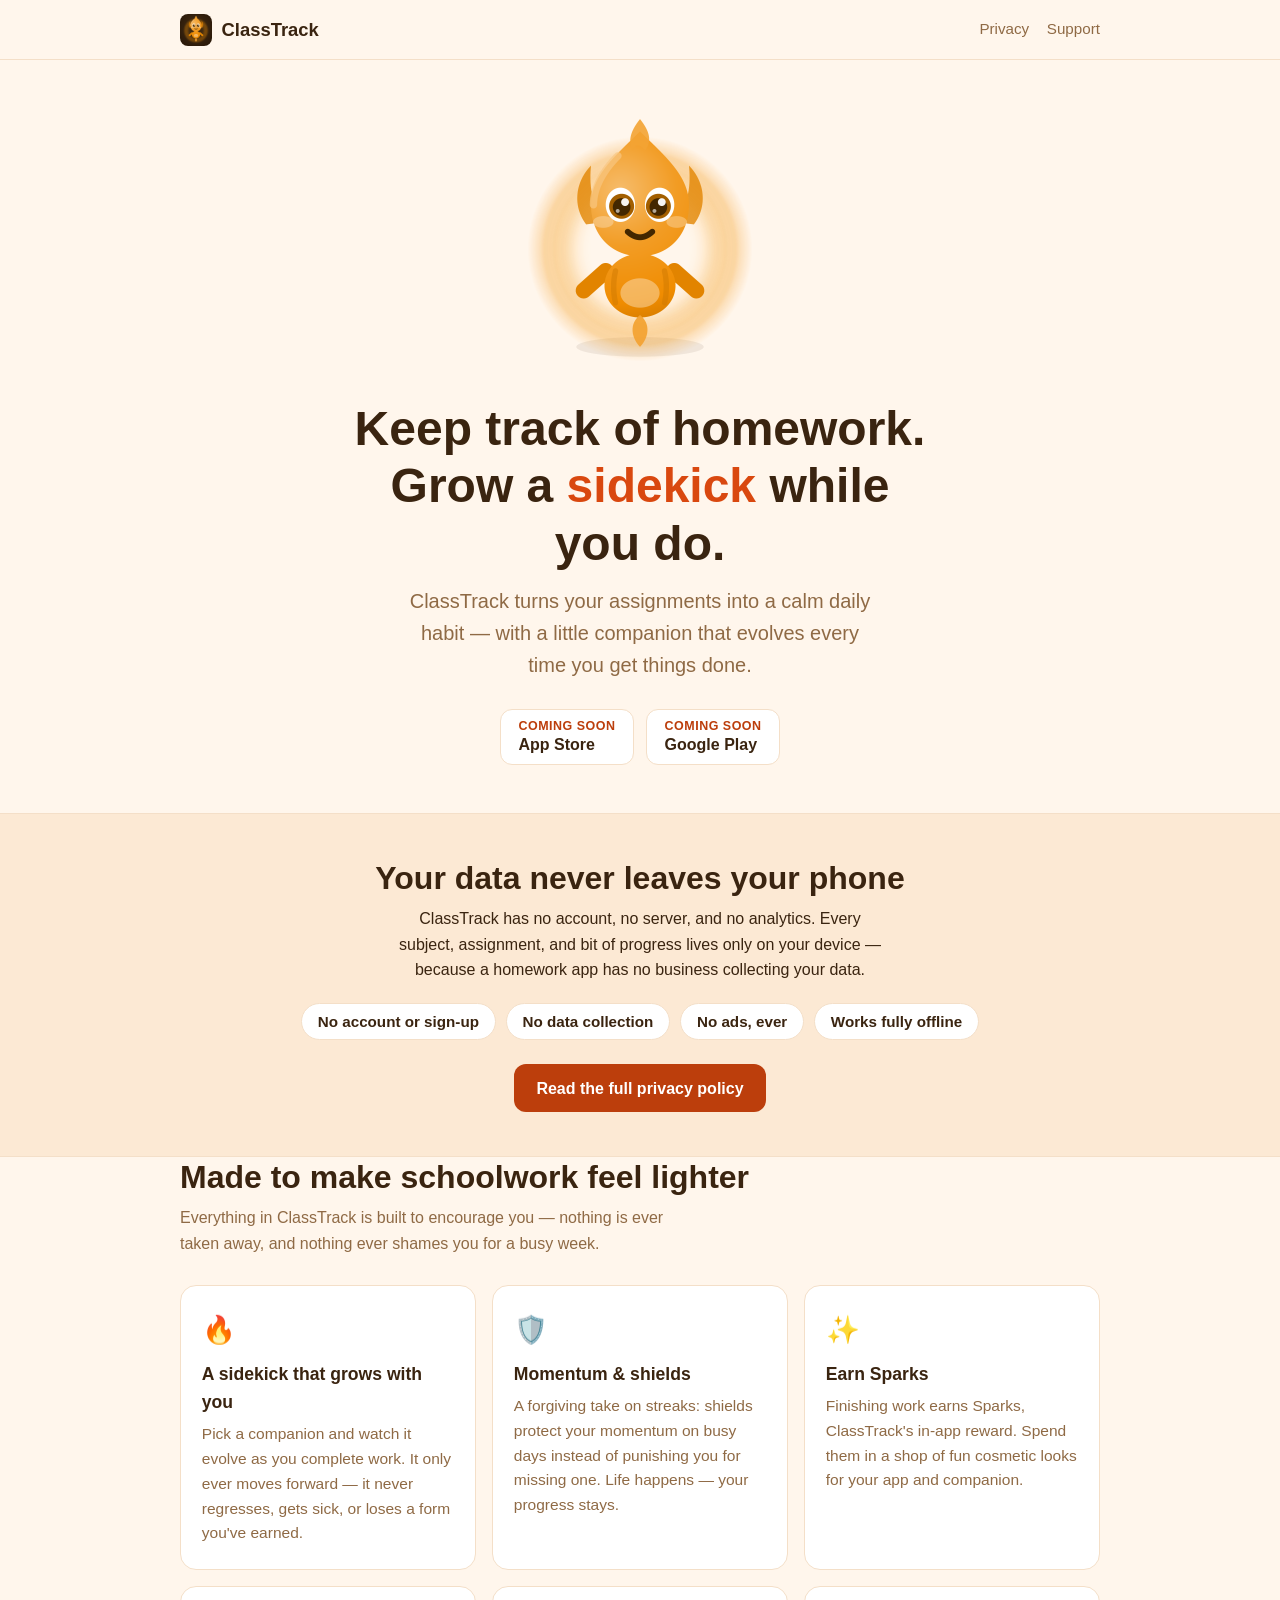
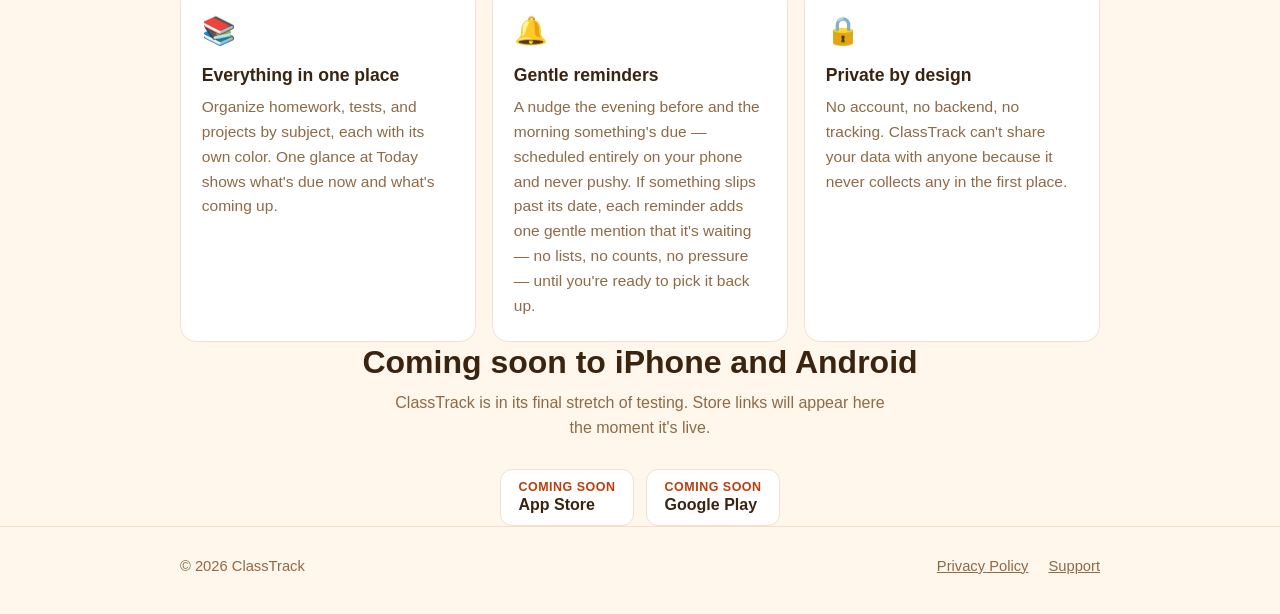
<file: index.html>
<!DOCTYPE html>
<html lang="en">
<head>
  <meta charset="utf-8">
  <meta name="viewport" content="width=device-width, initial-scale=1">
  <title>ClassTrack — homework tracking with a sidekick</title>
  <meta name="description" content="ClassTrack is a free homework and test tracker with a companion that grows as you get things done. No account, no ads, no data collection — everything stays on your phone.">
  <link rel="icon" href="assets/favicon.png" type="image/png">
  <link rel="stylesheet" href="css/style.css">
</head>
<body>

  <header class="site-header">
    <div class="wrap">
      <a class="brand" href="index.html">
        <img src="assets/favicon.png" alt="" width="32" height="32">
        ClassTrack
      </a>
      <nav aria-label="Site">
        <a href="privacy.html">Privacy</a>
        <a href="support.html">Support</a>
      </nav>
    </div>
  </header>

  <main>
    <section class="hero wrap" aria-labelledby="hero-heading">
      <img src="assets/splash-icon.png" width="512" height="512"
           alt="Wisp, the ClassTrack sidekick — a friendly glowing flame character with big eyes and a warm smile">
      <h1 id="hero-heading">Keep track of homework.<br>Grow a <span class="accent">sidekick</span> while you do.</h1>
      <p class="tagline">ClassTrack turns your assignments into a calm daily habit — with a little companion that evolves every time you get things done.</p>
      <div class="store-badges">
        <span class="store-badge">
          <span class="soon">Coming soon</span>
          <span class="store">App Store</span>
        </span>
        <span class="store-badge">
          <span class="soon">Coming soon</span>
          <span class="store">Google Play</span>
        </span>
      </div>
    </section>

    <section class="privacy-banner" aria-labelledby="privacy-heading">
      <div class="wrap">
        <h2 id="privacy-heading">Your data never leaves your phone</h2>
        <p class="lede">ClassTrack has no account, no server, and no analytics. Every subject, assignment, and bit of progress lives only on your device — because a homework app has no business collecting your data.</p>
        <ul class="privacy-points">
          <li>No account or sign-up</li>
          <li>No data collection</li>
          <li>No ads, ever</li>
          <li>Works fully offline</li>
        </ul>
        <a class="button" href="privacy.html">Read the full privacy policy</a>
      </div>
    </section>

    <section class="wrap" aria-labelledby="features-heading">
      <h2 id="features-heading">Made to make schoolwork feel lighter</h2>
      <p class="lede">Everything in ClassTrack is built to encourage you — nothing is ever taken away, and nothing ever shames you for a busy week.</p>
      <div class="features">
        <article class="feature">
          <span class="emoji" aria-hidden="true">🔥</span>
          <h3>A sidekick that grows with you</h3>
          <p>Pick a companion and watch it evolve as you complete work. It only ever moves forward — it never regresses, gets sick, or loses a form you've earned.</p>
        </article>
        <article class="feature">
          <span class="emoji" aria-hidden="true">🛡️</span>
          <h3>Momentum &amp; shields</h3>
          <p>A forgiving take on streaks: shields protect your momentum on busy days instead of punishing you for missing one. Life happens — your progress stays.</p>
        </article>
        <article class="feature">
          <span class="emoji" aria-hidden="true">✨</span>
          <h3>Earn Sparks</h3>
          <p>Finishing work earns Sparks, ClassTrack's in-app reward. Spend them in a shop of fun cosmetic looks for your app and companion.</p>
        </article>
        <article class="feature">
          <span class="emoji" aria-hidden="true">📚</span>
          <h3>Everything in one place</h3>
          <p>Organize homework, tests, and projects by subject, each with its own color. One glance at Today shows what's due now and what's coming up.</p>
        </article>
        <article class="feature">
          <span class="emoji" aria-hidden="true">🔔</span>
          <h3>Gentle reminders</h3>
          <p>A nudge the evening before and the morning something's due — scheduled entirely on your phone and never pushy. If something slips past its date, each reminder adds one gentle mention that it's waiting — no lists, no counts, no pressure — until you're ready to pick it back up.</p>
        </article>
        <article class="feature">
          <span class="emoji" aria-hidden="true">🔒</span>
          <h3>Private by design</h3>
          <p>No account, no backend, no tracking. ClassTrack can't share your data with anyone because it never collects any in the first place.</p>
        </article>
      </div>
    </section>

    <section class="wrap section-center" aria-labelledby="download-heading">
      <h2 id="download-heading">Coming soon to iPhone and Android</h2>
      <p class="lede">ClassTrack is in its final stretch of testing. Store links will appear here the moment it's live.</p>
      <div class="store-badges">
        <span class="store-badge">
          <span class="soon">Coming soon</span>
          <span class="store">App Store</span>
        </span>
        <span class="store-badge">
          <span class="soon">Coming soon</span>
          <span class="store">Google Play</span>
        </span>
      </div>
    </section>
  </main>

  <footer class="site-footer">
    <div class="wrap">
      <span>© 2026 ClassTrack</span>
      <nav aria-label="Footer">
        <a href="privacy.html">Privacy Policy</a>
        <a href="support.html">Support</a>
      </nav>
    </div>
  </footer>

</body>
</html>
</file>
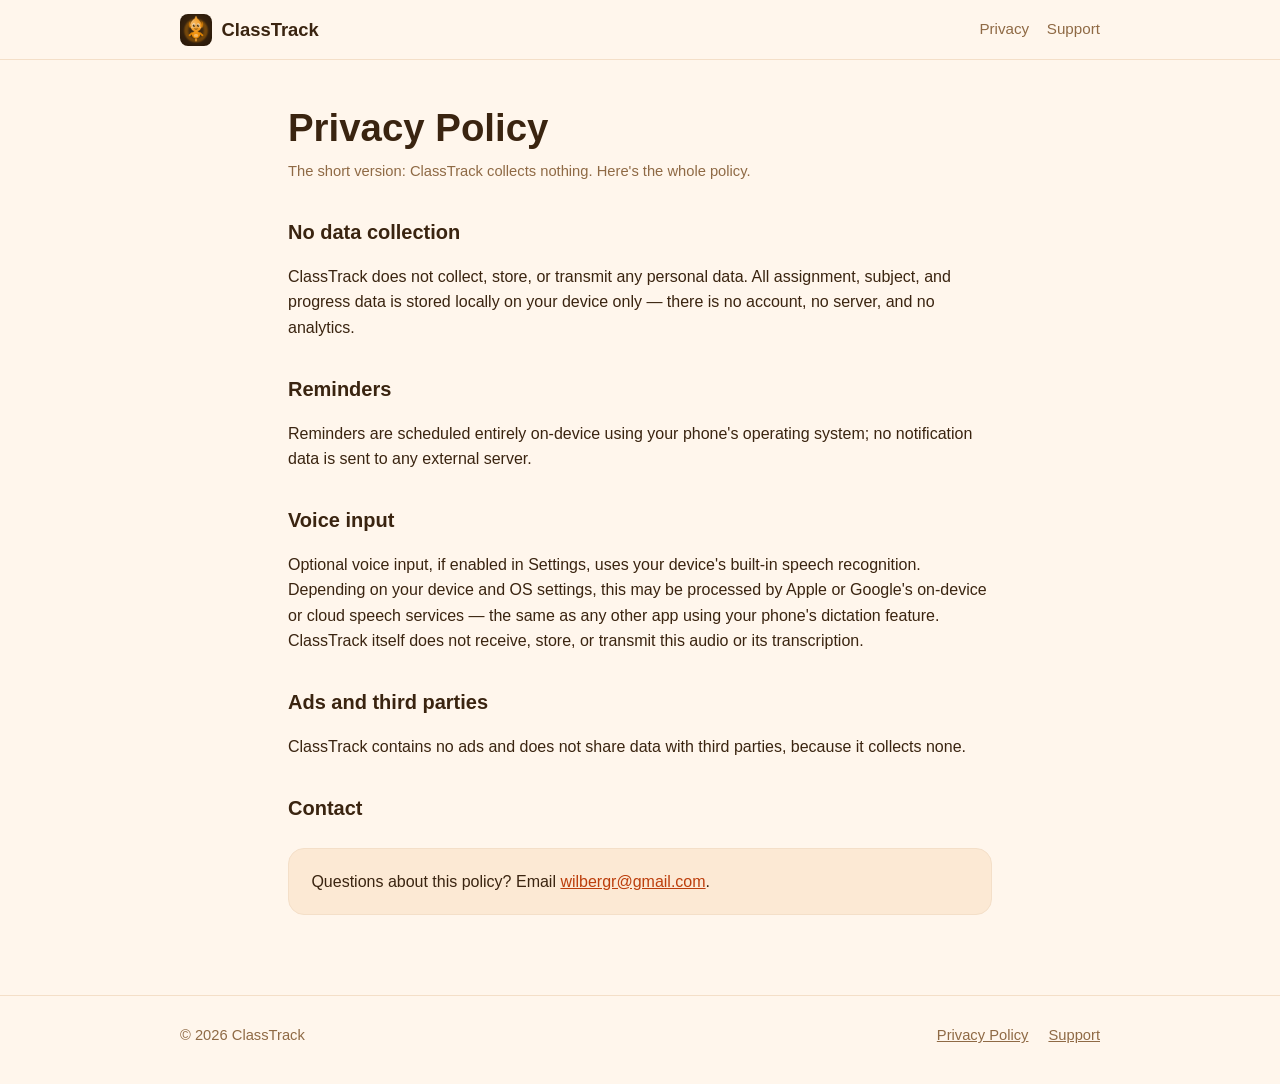
<file: privacy.html>
<!DOCTYPE html>
<html lang="en">
<head>
  <meta charset="utf-8">
  <meta name="viewport" content="width=device-width, initial-scale=1">
  <title>Privacy Policy — ClassTrack</title>
  <meta name="description" content="ClassTrack's privacy policy: no data collection, no account, no server. Everything stays on your device.">
  <link rel="icon" href="assets/favicon.png" type="image/png">
  <link rel="stylesheet" href="css/style.css">
</head>
<body>

  <header class="site-header">
    <div class="wrap">
      <a class="brand" href="index.html">
        <img src="assets/favicon.png" alt="" width="32" height="32">
        ClassTrack
      </a>
      <nav aria-label="Site">
        <a href="privacy.html" aria-current="page">Privacy</a>
        <a href="support.html">Support</a>
      </nav>
    </div>
  </header>

  <main class="page wrap">
    <h1>Privacy Policy</h1>
    <p class="updated">The short version: ClassTrack collects nothing. Here's the whole policy.</p>

    <h2>No data collection</h2>
    <p>ClassTrack does not collect, store, or transmit any personal data. All assignment, subject, and progress data is stored locally on your device only — there is no account, no server, and no analytics.</p>

    <h2>Reminders</h2>
    <p>Reminders are scheduled entirely on-device using your phone's operating system; no notification data is sent to any external server.</p>

    <h2>Voice input</h2>
    <p>Optional voice input, if enabled in Settings, uses your device's built-in speech recognition. Depending on your device and OS settings, this may be processed by Apple or Google's on-device or cloud speech services — the same as any other app using your phone's dictation feature. ClassTrack itself does not receive, store, or transmit this audio or its transcription.</p>

    <h2>Ads and third parties</h2>
    <p>ClassTrack contains no ads and does not share data with third parties, because it collects none.</p>

    <h2>Contact</h2>
    <div class="contact-card">
      <p>Questions about this policy? Email <a href="mailto:wilbergr@gmail.com">wilbergr@gmail.com</a>.</p>
    </div>
  </main>

  <footer class="site-footer">
    <div class="wrap">
      <span>© 2026 ClassTrack</span>
      <nav aria-label="Footer">
        <a href="privacy.html">Privacy Policy</a>
        <a href="support.html">Support</a>
      </nav>
    </div>
  </footer>

</body>
</html>
</file>
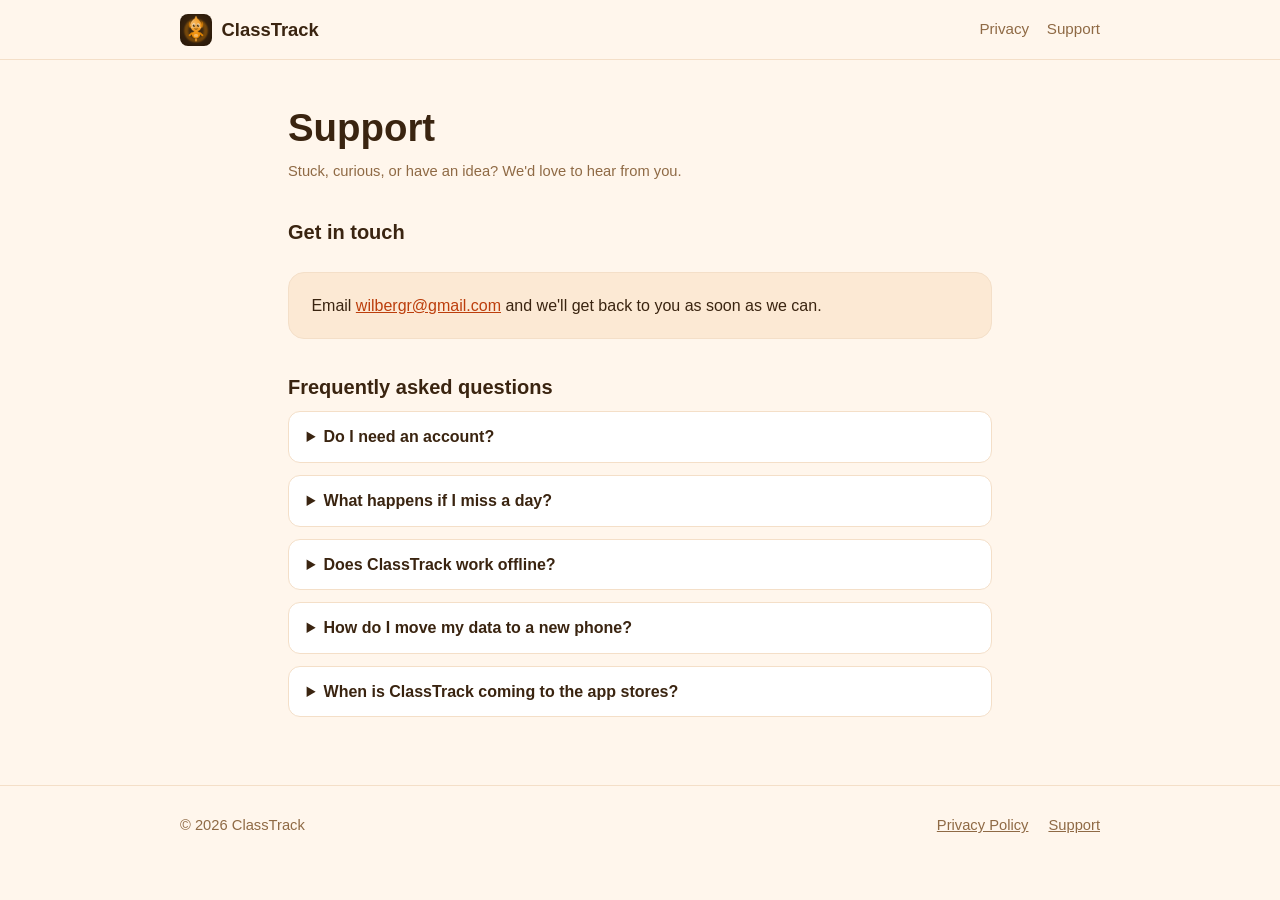
<file: support.html>
<!DOCTYPE html>
<html lang="en">
<head>
  <meta charset="utf-8">
  <meta name="viewport" content="width=device-width, initial-scale=1">
  <title>Support — ClassTrack</title>
  <meta name="description" content="Get help with ClassTrack: contact and frequently asked questions.">
  <link rel="icon" href="assets/favicon.png" type="image/png">
  <link rel="stylesheet" href="css/style.css">
</head>
<body>

  <header class="site-header">
    <div class="wrap">
      <a class="brand" href="index.html">
        <img src="assets/favicon.png" alt="" width="32" height="32">
        ClassTrack
      </a>
      <nav aria-label="Site">
        <a href="privacy.html">Privacy</a>
        <a href="support.html" aria-current="page">Support</a>
      </nav>
    </div>
  </header>

  <main class="page wrap">
    <h1>Support</h1>
    <p class="updated">Stuck, curious, or have an idea? We'd love to hear from you.</p>

    <h2>Get in touch</h2>
    <div class="contact-card">
      <p>Email <a href="mailto:wilbergr@gmail.com">wilbergr@gmail.com</a> and we'll get back to you as soon as we can.</p>
    </div>

    <h2>Frequently asked questions</h2>

    <details>
      <summary>Do I need an account?</summary>
      <p>No. ClassTrack has no accounts at all — just open the app and start adding subjects and assignments. Everything is stored on your device.</p>
    </details>

    <details>
      <summary>What happens if I miss a day?</summary>
      <p>Nothing bad, ever. Shields protect your momentum on busy days, your sidekick never regresses, and overdue work simply waits for whenever you're ready.</p>
    </details>

    <details>
      <summary>Does ClassTrack work offline?</summary>
      <p>Yes, completely. There's no server behind ClassTrack, so everything — assignments, reminders, your companion's progress — works without any connection.</p>
    </details>

    <details>
      <summary>How do I move my data to a new phone?</summary>
      <p>ClassTrack never uploads your data anywhere, so it travels with your phone's own backup and device-transfer tools. A built-in export is on our wish list — tell us if you'd like it sooner!</p>
    </details>

    <details>
      <summary>When is ClassTrack coming to the app stores?</summary>
      <p>Soon! It's in its final stretch of testing on iPhone and Android. The download links on the home page will go live the moment it ships.</p>
    </details>
  </main>

  <footer class="site-footer">
    <div class="wrap">
      <span>© 2026 ClassTrack</span>
      <nav aria-label="Footer">
        <a href="privacy.html">Privacy Policy</a>
        <a href="support.html">Support</a>
      </nav>
    </div>
  </footer>

</body>
</html>
</file>
<file: css/style.css>
/* ClassTrack marketing site — Ember palette, mirrored from the app's
   src/theme/palettes.ts (emberLight / emberDark). Keep tokens in sync. */

:root {
  --bg: #FFF6EC;
  --card: #FFFFFF;
  --border: #F4DFC8;
  --text: #3A2410;
  --text-muted: #8F6A45;
  --primary: #D9480F;
  --primary-text: #FFFFFF;
  /* Darker Ember shade for small text and buttons: #D9480F is only ~4.3:1
     on white/cream, this holds >=4.5:1 (WCAG AA) on every light surface. */
  --accent-strong: #BC3E0C;
  --highlight: #FCE9D4;
  --spark: #F08C00;
  color-scheme: light dark;
}

@media (prefers-color-scheme: dark) {
  :root {
    --bg: #251507;
    --card: #31200F;
    --border: #4E351D;
    --text: #F9ECDD;
    --text-muted: #C89F73;
    --primary: #FF922B;
    --primary-text: #331602;
    --accent-strong: #FF922B;
    --highlight: #4A3115;
    --spark: #FFC94D;
  }
}

* {
  box-sizing: border-box;
}

body {
  margin: 0;
  background: var(--bg);
  color: var(--text);
  font-family: -apple-system, BlinkMacSystemFont, "Segoe UI", Roboto,
    "Helvetica Neue", Arial, sans-serif;
  line-height: 1.6;
  -webkit-font-smoothing: antialiased;
}

img {
  max-width: 100%;
  height: auto;
}

a {
  color: var(--accent-strong);
}

.wrap {
  max-width: 60rem;
  margin: 0 auto;
  padding: 0 1.25rem;
}

/* ---------- Header ---------- */

.site-header {
  border-bottom: 1px solid var(--border);
}

.site-header .wrap {
  display: flex;
  align-items: center;
  gap: 0.6rem;
  padding-top: 0.85rem;
  padding-bottom: 0.85rem;
}

.site-header .brand {
  display: flex;
  align-items: center;
  gap: 0.6rem;
  font-weight: 700;
  font-size: 1.15rem;
  color: var(--text);
  text-decoration: none;
  margin-right: auto;
}

.site-header .brand img {
  width: 2rem;
  height: 2rem;
  border-radius: 0.5rem;
}

.site-header nav {
  display: flex;
  gap: 1.1rem;
}

.site-header nav a {
  color: var(--text-muted);
  text-decoration: none;
  font-size: 0.95rem;
}

.site-header nav a:hover,
.site-header nav a:focus-visible {
  color: var(--accent-strong);
  text-decoration: underline;
}

/* ---------- Hero ---------- */

.hero {
  text-align: center;
  padding: 3.5rem 0 3rem;
}

.hero img {
  width: min(16rem, 60vw);
}

.hero h1 {
  font-size: clamp(1.9rem, 5vw, 3rem);
  line-height: 1.2;
  margin: 1.25rem auto 0.75rem;
  max-width: 22ch;
}

.hero .tagline {
  font-size: clamp(1.05rem, 2.5vw, 1.25rem);
  color: var(--text-muted);
  max-width: 42ch;
  margin: 0 auto 1.75rem;
}

.accent {
  color: var(--primary);
}

/* ---------- Store badges ---------- */

.store-badges {
  display: flex;
  flex-wrap: wrap;
  justify-content: center;
  gap: 0.75rem;
}

.store-badge {
  display: inline-flex;
  flex-direction: column;
  align-items: flex-start;
  border: 1px solid var(--border);
  background: var(--card);
  border-radius: 0.75rem;
  padding: 0.55rem 1.1rem;
  text-align: left;
  line-height: 1.3;
}

.store-badge .store {
  font-weight: 700;
}

.store-badge .soon {
  font-size: 0.78rem;
  font-weight: 700;
  text-transform: uppercase;
  letter-spacing: 0.04em;
  color: var(--accent-strong);
}

/* ---------- Sections ---------- */

section {
  padding: 2.75rem 0;
}

section h2 {
  font-size: clamp(1.5rem, 4vw, 2rem);
  line-height: 1.25;
  margin: 0 0 0.5rem;
}

section .lede {
  color: var(--text-muted);
  max-width: 55ch;
  margin: 0 0 1.75rem;
}

.section-center {
  text-align: center;
}

.section-center .lede {
  margin-left: auto;
  margin-right: auto;
}

/* ---------- Privacy banner ---------- */

.privacy-banner {
  background: var(--highlight);
  border-top: 1px solid var(--border);
  border-bottom: 1px solid var(--border);
  text-align: center;
}

.privacy-banner h2,
.privacy-banner .lede {
  margin-left: auto;
  margin-right: auto;
}

.privacy-banner .lede {
  color: var(--text);
  margin-bottom: 1.25rem;
}

.privacy-points {
  list-style: none;
  margin: 0 0 1.5rem;
  padding: 0;
  display: flex;
  flex-wrap: wrap;
  justify-content: center;
  gap: 0.6rem;
}

.privacy-points li {
  background: var(--card);
  border: 1px solid var(--border);
  border-radius: 999px;
  padding: 0.35rem 1rem;
  font-size: 0.95rem;
  font-weight: 600;
}

/* ---------- Feature cards ---------- */

.features {
  display: grid;
  grid-template-columns: repeat(auto-fit, minmax(15rem, 1fr));
  gap: 1rem;
}

.feature {
  background: var(--card);
  border: 1px solid var(--border);
  border-radius: 1rem;
  padding: 1.4rem 1.3rem;
}

.feature .emoji {
  font-size: 1.7rem;
  display: block;
  margin-bottom: 0.5rem;
}

.feature h3 {
  margin: 0 0 0.4rem;
  font-size: 1.1rem;
}

.feature p {
  margin: 0;
  color: var(--text-muted);
  font-size: 0.97rem;
}

/* ---------- Buttons ---------- */

.button {
  display: inline-block;
  background: var(--accent-strong);
  color: var(--primary-text);
  font-weight: 700;
  text-decoration: none;
  border-radius: 0.75rem;
  padding: 0.7rem 1.4rem;
}

.button:hover,
.button:focus-visible {
  filter: brightness(1.08);
}

/* ---------- Footer ---------- */

.site-footer {
  border-top: 1px solid var(--border);
  padding: 1.75rem 0 2.25rem;
  color: var(--text-muted);
  font-size: 0.92rem;
}

.site-footer .wrap {
  display: flex;
  flex-wrap: wrap;
  align-items: center;
  gap: 0.5rem 1.5rem;
}

.site-footer nav {
  display: flex;
  gap: 1.25rem;
  margin-left: auto;
}

.site-footer a {
  color: var(--text-muted);
}

.site-footer a:hover,
.site-footer a:focus-visible {
  color: var(--accent-strong);
}

/* ---------- Inner pages (privacy / support) ---------- */

.page {
  padding: 2.75rem 0 3.5rem;
  max-width: 44rem;
}

.page h1 {
  font-size: clamp(1.7rem, 4.5vw, 2.4rem);
  line-height: 1.25;
  margin: 0 0 0.5rem;
}

.page .updated {
  color: var(--text-muted);
  font-size: 0.92rem;
  margin: 0 0 2rem;
}

.page h2 {
  font-size: 1.25rem;
  margin: 2rem 0 0.5rem;
}

.page p,
.page li {
  color: var(--text);
}

.contact-card {
  background: var(--highlight);
  border: 1px solid var(--border);
  border-radius: 1rem;
  padding: 1.25rem 1.4rem;
  margin: 1.5rem 0;
}

.contact-card p {
  margin: 0;
}

details {
  border: 1px solid var(--border);
  border-radius: 0.75rem;
  background: var(--card);
  padding: 0.75rem 1.1rem;
  margin: 0 0 0.75rem;
}

details summary {
  font-weight: 600;
  cursor: pointer;
}

details p {
  color: var(--text-muted);
  margin: 0.6rem 0 0.25rem;
}
</file>
